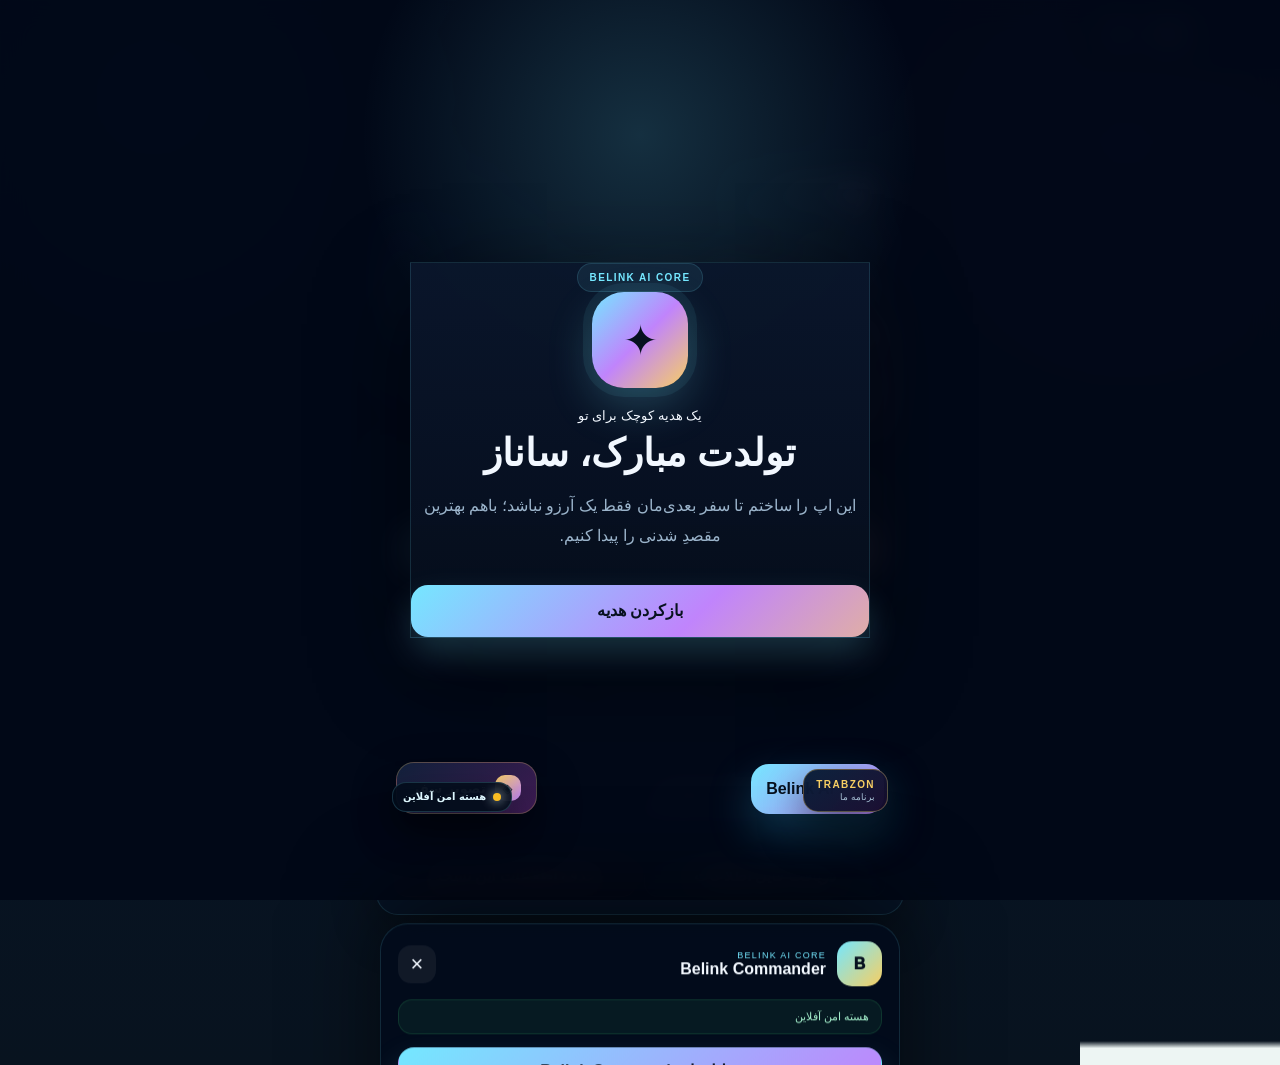
<file: index.html>
<!doctype html>
<html lang="fa" dir="rtl">
<head>
<meta charset="utf-8"><meta name="viewport" content="width=device-width,initial-scale=1,viewport-fit=cover">
<meta name="theme-color" content="#020817"><meta name="apple-mobile-web-app-capable" content="yes"><meta name="apple-mobile-web-app-status-bar-style" content="black-translucent">
<meta name="description" content="SafarMa — personal AI travel planning for Amir and Sanaz, powered by Belink AI.">
<meta name="robots" content="noindex,nofollow,noarchive">
<meta name="referrer" content="no-referrer">
<meta http-equiv="Permissions-Policy" content="camera=(), microphone=(), geolocation=()">
<meta http-equiv="Content-Security-Policy" content="default-src 'self'; script-src 'self' blob:; style-src 'self' 'unsafe-inline'; img-src 'self' data: https:; connect-src 'self' https:; frame-src https://www.youtube.com https://www.youtube-nocookie.com; object-src 'none'; base-uri 'self'; form-action 'self'; upgrade-insecure-requests">
<link rel="manifest" href="./manifest.webmanifest?v=16"><link rel="icon" href="./icon.svg"><link rel="apple-touch-icon" href="./icon.svg">
<title>SafarMa | سفرِ ما — Powered by Belink AI</title>
<link rel="stylesheet" href="./styles.css?v=16">
<link rel="stylesheet" href="./online-v2.css?v=16">
<link rel="stylesheet" href="./belink-ai.css?v=16">
<link rel="stylesheet" href="./safarma-final-v8.css?v=16">
<link rel="stylesheet" href="./belink-imagine.css?v=17">
</head>
<body>
<div id="gift" class="gift"><div class="giftbox"><div class="orb">✦</div><small id="giftTag">یک هدیه کوچک برای تو</small><h1 id="giftTitle">تولدت مبارک، ساناز</h1><p id="giftText">این اپ را ساختم تا سفر بعدی‌مان فقط یک آرزو نباشد؛ باهم بهترین مقصدِ شدنی را پیدا کنیم.</p><button id="openGift" class="primary full">بازکردن هدیه</button></div></div>
<header class="top"><button id="back" class="icon">‹</button><button id="home" class="brand">سفرِ ما</button><button id="lang" class="lang">EN</button><button id="reset" class="icon">↻</button></header>
<main class="app" id="app"></main><nav class="bottom" id="bottom"></nav>
<script src="./belink-runtime.js?v=16"></script>
<script src="./belink-client-runtime.js?v=16"></script>
<script src="./loader.js?v=16"></script>
<script defer src="./safarma-specialists-v8.js?v=16"></script>
<script defer src="./belink-connected-v2.js?v=9"></script>
<script defer src="./privacy-controls.js?v=4"></script>
<script defer src="./trabzon-preset.js?v=3"></script>
<script defer src="./belink-imagine.js?v=17"></script>
</body></html>
</file>
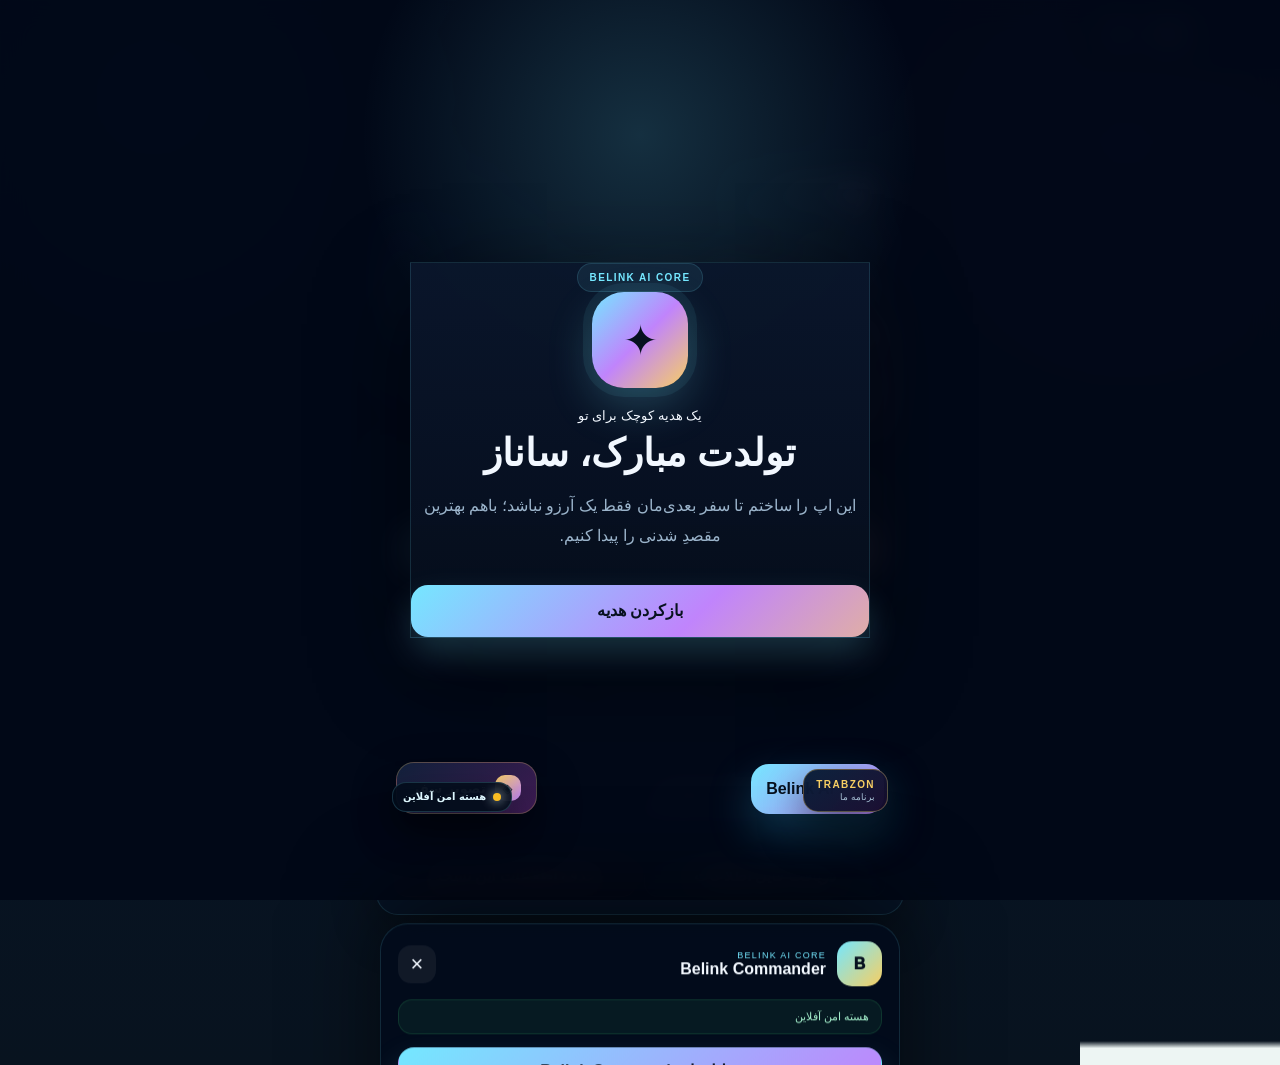
<file: app.html>
<!doctype html>
<html lang="fa" dir="rtl">
<head>
<meta charset="utf-8"><meta name="viewport" content="width=device-width,initial-scale=1,viewport-fit=cover">
<meta name="theme-color" content="#020817"><meta name="apple-mobile-web-app-capable" content="yes"><meta name="apple-mobile-web-app-status-bar-style" content="black-translucent">
<meta name="description" content="SafarMa — سفرِ ما، برنامه‌ریز هوشمند سفر powered by Belink AI">
<meta name="robots" content="noindex,nofollow,noarchive">
<meta name="referrer" content="no-referrer">
<meta http-equiv="Permissions-Policy" content="camera=(), microphone=(), geolocation=()">
<meta http-equiv="Content-Security-Policy" content="default-src 'self'; script-src 'self' blob:; style-src 'self' 'unsafe-inline'; img-src 'self' data: https:; connect-src 'self' https:; frame-src https://www.youtube.com https://www.youtube-nocookie.com; object-src 'none'; base-uri 'self'; form-action 'self'; upgrade-insecure-requests">
<link rel="manifest" href="./manifest.webmanifest?v=16"><link rel="icon" href="./icon.svg"><link rel="apple-touch-icon" href="./icon.svg">
<title>SafarMa | سفرِ ما — Powered by Belink AI</title>
<link rel="stylesheet" href="./styles.css?v=16">
<link rel="stylesheet" href="./online-v2.css?v=16">
<link rel="stylesheet" href="./belink-ai.css?v=16">
<link rel="stylesheet" href="./safarma-final-v8.css?v=16">
<link rel="stylesheet" href="./belink-imagine.css?v=17">
</head>
<body>
<div id="gift" class="gift"><div class="giftbox"><div class="orb">✦</div><small id="giftTag">یک هدیه کوچک برای تو</small><h1 id="giftTitle">تولدت مبارک، ساناز</h1><p id="giftText">این اپ را ساختم تا سفر بعدی‌مان فقط یک آرزو نباشد؛ باهم بهترین مقصدِ شدنی را پیدا کنیم.</p><button id="openGift" class="primary full">بازکردن هدیه</button></div></div>
<header class="top"><button id="back" class="icon">‹</button><button id="home" class="brand">سفرِ ما</button><button id="lang" class="lang">EN</button><button id="reset" class="icon">↻</button></header>
<main class="app" id="app"></main><nav class="bottom" id="bottom"></nav>
<script src="./belink-runtime.js?v=16"></script>
<script src="./belink-client-runtime.js?v=16"></script>
<script src="./loader.js?v=16"></script>
<script defer src="./safarma-specialists-v8.js?v=16"></script>
<script defer src="./belink-connected-v2.js?v=9"></script>
<script defer src="./privacy-controls.js?v=4"></script>
<script defer src="./trabzon-preset.js?v=3"></script>
<script defer src="./belink-imagine.js?v=17"></script>
</body></html>
</file>
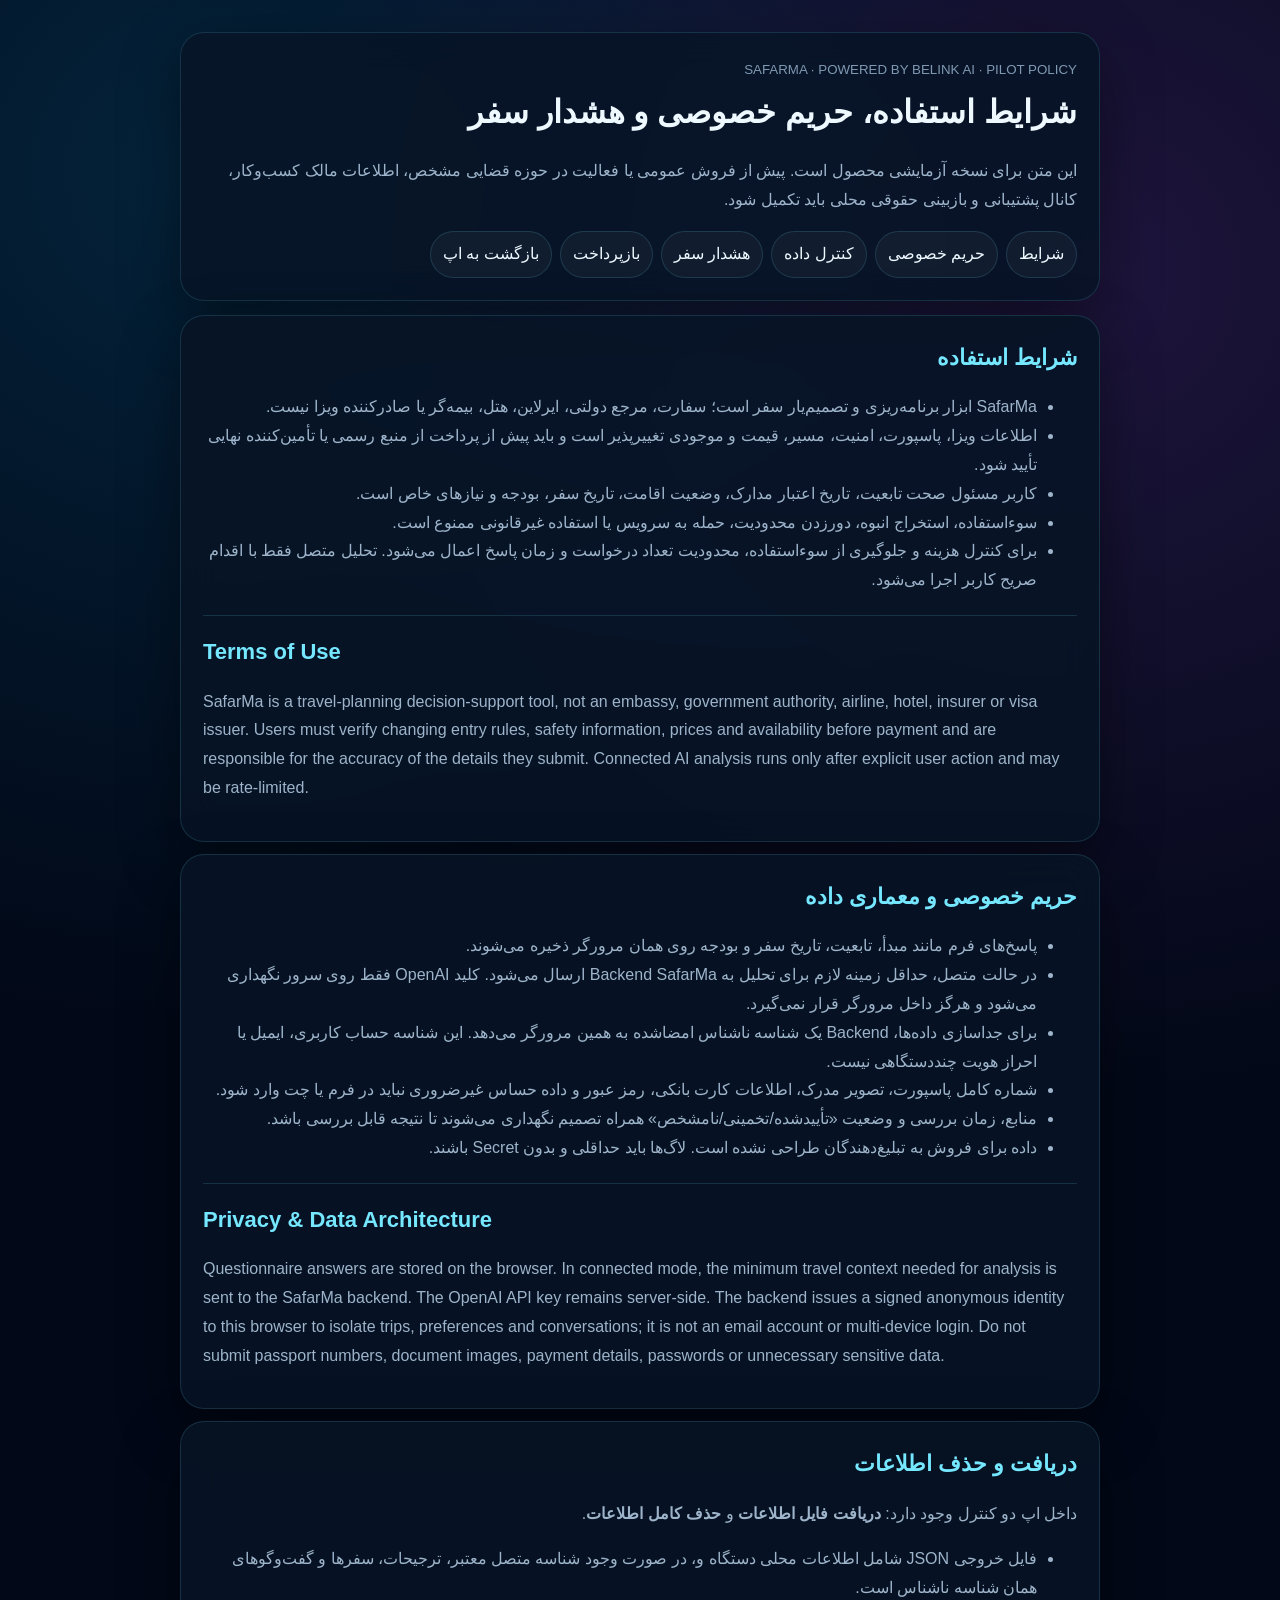
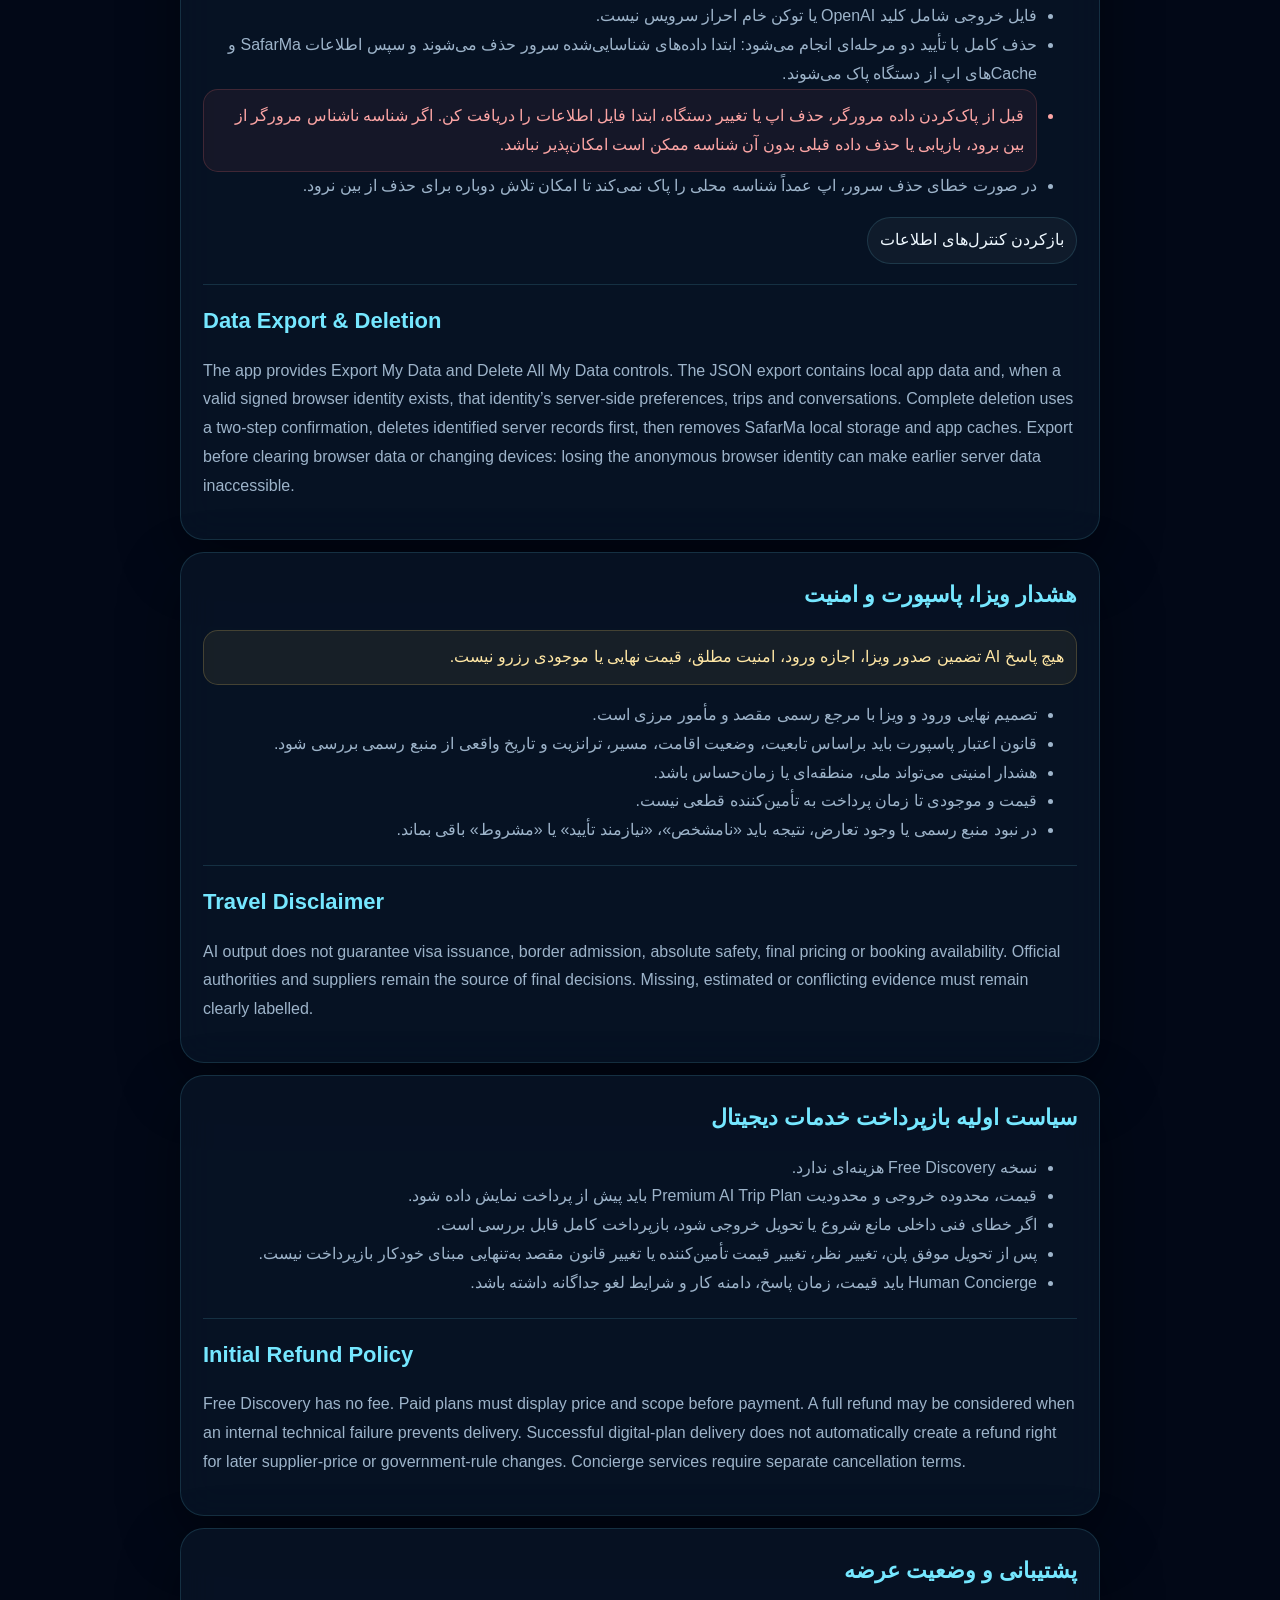
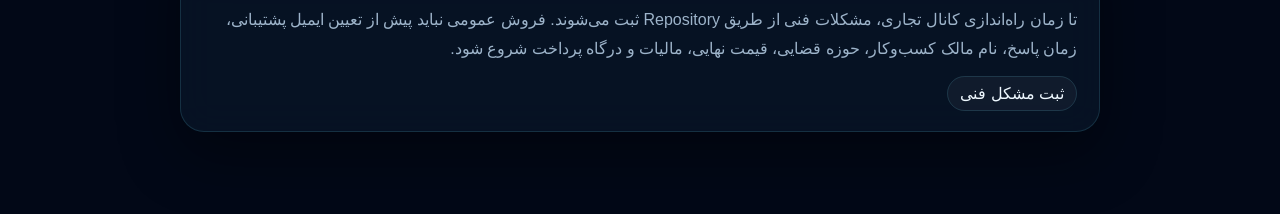
<file: legal.html>
<!doctype html>
<html lang="fa" dir="rtl">
<head>
  <meta charset="utf-8">
  <meta name="viewport" content="width=device-width,initial-scale=1">
  <meta name="theme-color" content="#020817">
  <meta name="referrer" content="no-referrer">
  <title>SafarMa — Terms, Privacy & Travel Disclaimer</title>
  <style>
    :root{color-scheme:dark;--bg:#020817;--panel:#081426;--line:#75e7ff24;--text:#eef8ff;--muted:#9db4ca;--cyan:#75e7ff;--gold:#f8cf63;--red:#fca5a5}*{box-sizing:border-box}body{margin:0;background:radial-gradient(circle at 15% 5%,#0ea5e92b,transparent 25%),radial-gradient(circle at 85% 8%,#a855f72b,transparent 25%),var(--bg);color:var(--text);font-family:-apple-system,BlinkMacSystemFont,"Segoe UI",Tahoma,sans-serif;line-height:1.8}.wrap{width:min(920px,calc(100% - 28px));margin:auto;padding:32px 0 70px}header,.card{background:#081426dc;border:1px solid var(--line);border-radius:24px;padding:22px;box-shadow:0 22px 60px #0006;backdrop-filter:blur(18px)}header{margin-bottom:14px}h1,h2{margin:0 0 10px}h2{font-size:22px;color:var(--cyan)}p,li{color:var(--muted)}nav,.actions{display:flex;flex-wrap:wrap;gap:8px;margin-top:14px}nav a,.button{color:var(--text);text-decoration:none;border:1px solid var(--line);background:#ffffff0a;border-radius:999px;padding:8px 12px}.card{margin:12px 0}.en{direction:ltr;text-align:left;border-top:1px solid var(--line);margin-top:20px;padding-top:16px}.notice{color:#ffe7a5;background:#f8cf6312;border:1px solid #f8cf6333;border-radius:15px;padding:12px}.danger{color:var(--red);background:#f8717110;border:1px solid #f8717130;border-radius:15px;padding:12px}small{color:#7f99b2}code{color:#bcefff;background:#ffffff0b;padding:2px 6px;border-radius:7px}@media(max-width:560px){header,.card{padding:18px}}
  </style>
</head>
<body>
<main class="wrap">
  <header>
    <small>SAFARMA · POWERED BY BELINK AI · PILOT POLICY</small>
    <h1>شرایط استفاده، حریم خصوصی و هشدار سفر</h1>
    <p>این متن برای نسخه آزمایشی محصول است. پیش از فروش عمومی یا فعالیت در حوزه قضایی مشخص، اطلاعات مالک کسب‌وکار، کانال پشتیبانی و بازبینی حقوقی محلی باید تکمیل شود.</p>
    <nav><a href="#terms">شرایط</a><a href="#privacy">حریم خصوصی</a><a href="#data">کنترل داده</a><a href="#travel">هشدار سفر</a><a href="#refund">بازپرداخت</a><a href="./?v=13">بازگشت به اپ</a></nav>
  </header>

  <section class="card" id="terms">
    <h2>شرایط استفاده</h2>
    <ul>
      <li>SafarMa ابزار برنامه‌ریزی و تصمیم‌یار سفر است؛ سفارت، مرجع دولتی، ایرلاین، هتل، بیمه‌گر یا صادرکننده ویزا نیست.</li>
      <li>اطلاعات ویزا، پاسپورت، امنیت، مسیر، قیمت و موجودی تغییرپذیر است و باید پیش از پرداخت از منبع رسمی یا تأمین‌کننده نهایی تأیید شود.</li>
      <li>کاربر مسئول صحت تابعیت، تاریخ اعتبار مدارک، وضعیت اقامت، تاریخ سفر، بودجه و نیازهای خاص است.</li>
      <li>سوءاستفاده، استخراج انبوه، دورزدن محدودیت، حمله به سرویس یا استفاده غیرقانونی ممنوع است.</li>
      <li>برای کنترل هزینه و جلوگیری از سوءاستفاده، محدودیت تعداد درخواست و زمان پاسخ اعمال می‌شود. تحلیل متصل فقط با اقدام صریح کاربر اجرا می‌شود.</li>
    </ul>
    <div class="en"><h2>Terms of Use</h2><p>SafarMa is a travel-planning decision-support tool, not an embassy, government authority, airline, hotel, insurer or visa issuer. Users must verify changing entry rules, safety information, prices and availability before payment and are responsible for the accuracy of the details they submit. Connected AI analysis runs only after explicit user action and may be rate-limited.</p></div>
  </section>

  <section class="card" id="privacy">
    <h2>حریم خصوصی و معماری داده</h2>
    <ul>
      <li>پاسخ‌های فرم مانند مبدأ، تابعیت، تاریخ سفر و بودجه روی همان مرورگر ذخیره می‌شوند.</li>
      <li>در حالت متصل، حداقل زمینه لازم برای تحلیل به Backend SafarMa ارسال می‌شود. کلید OpenAI فقط روی سرور نگهداری می‌شود و هرگز داخل مرورگر قرار نمی‌گیرد.</li>
      <li>برای جداسازی داده‌ها، Backend یک شناسه ناشناس امضاشده به همین مرورگر می‌دهد. این شناسه حساب کاربری، ایمیل یا احراز هویت چنددستگاهی نیست.</li>
      <li>شماره کامل پاسپورت، تصویر مدرک، اطلاعات کارت بانکی، رمز عبور و داده حساس غیرضروری نباید در فرم یا چت وارد شود.</li>
      <li>منابع، زمان بررسی و وضعیت «تأییدشده/تخمینی/نامشخص» همراه تصمیم نگهداری می‌شوند تا نتیجه قابل بررسی باشد.</li>
      <li>داده برای فروش به تبلیغ‌دهندگان طراحی نشده است. لاگ‌ها باید حداقلی و بدون Secret باشند.</li>
    </ul>
    <div class="en"><h2>Privacy & Data Architecture</h2><p>Questionnaire answers are stored on the browser. In connected mode, the minimum travel context needed for analysis is sent to the SafarMa backend. The OpenAI API key remains server-side. The backend issues a signed anonymous identity to this browser to isolate trips, preferences and conversations; it is not an email account or multi-device login. Do not submit passport numbers, document images, payment details, passwords or unnecessary sensitive data.</p></div>
  </section>

  <section class="card" id="data">
    <h2>دریافت و حذف اطلاعات</h2>
    <p>داخل اپ دو کنترل وجود دارد: <b>دریافت فایل اطلاعات</b> و <b>حذف کامل اطلاعات</b>.</p>
    <ul>
      <li>فایل خروجی JSON شامل اطلاعات محلی دستگاه و، در صورت وجود شناسه متصل معتبر، ترجیحات، سفرها و گفت‌وگوهای همان شناسه ناشناس است.</li>
      <li>فایل خروجی شامل کلید OpenAI یا توکن خام احراز سرویس نیست.</li>
      <li>حذف کامل با تأیید دو مرحله‌ای انجام می‌شود: ابتدا داده‌های شناسایی‌شده سرور حذف می‌شوند و سپس اطلاعات SafarMa و Cacheهای اپ از دستگاه پاک می‌شوند.</li>
      <li class="danger">قبل از پاک‌کردن داده مرورگر، حذف اپ یا تغییر دستگاه، ابتدا فایل اطلاعات را دریافت کن. اگر شناسه ناشناس مرورگر از بین برود، بازیابی یا حذف داده قبلی بدون آن شناسه ممکن است امکان‌پذیر نباشد.</li>
      <li>در صورت خطای حذف سرور، اپ عمداً شناسه محلی را پاک نمی‌کند تا امکان تلاش دوباره برای حذف از بین نرود.</li>
    </ul>
    <div class="actions"><a class="button" href="./?v=13">بازکردن کنترل‌های اطلاعات</a></div>
    <div class="en"><h2>Data Export & Deletion</h2><p>The app provides Export My Data and Delete All My Data controls. The JSON export contains local app data and, when a valid signed browser identity exists, that identity’s server-side preferences, trips and conversations. Complete deletion uses a two-step confirmation, deletes identified server records first, then removes SafarMa local storage and app caches. Export before clearing browser data or changing devices: losing the anonymous browser identity can make earlier server data inaccessible.</p></div>
  </section>

  <section class="card" id="travel">
    <h2>هشدار ویزا، پاسپورت و امنیت</h2>
    <p class="notice">هیچ پاسخ AI تضمین صدور ویزا، اجازه ورود، امنیت مطلق، قیمت نهایی یا موجودی رزرو نیست.</p>
    <ul>
      <li>تصمیم نهایی ورود و ویزا با مرجع رسمی مقصد و مأمور مرزی است.</li>
      <li>قانون اعتبار پاسپورت باید براساس تابعیت، وضعیت اقامت، مسیر، ترانزیت و تاریخ واقعی از منبع رسمی بررسی شود.</li>
      <li>هشدار امنیتی می‌تواند ملی، منطقه‌ای یا زمان‌حساس باشد.</li>
      <li>قیمت و موجودی تا زمان پرداخت به تأمین‌کننده قطعی نیست.</li>
      <li>در نبود منبع رسمی یا وجود تعارض، نتیجه باید «نامشخص»، «نیازمند تأیید» یا «مشروط» باقی بماند.</li>
    </ul>
    <div class="en"><h2>Travel Disclaimer</h2><p>AI output does not guarantee visa issuance, border admission, absolute safety, final pricing or booking availability. Official authorities and suppliers remain the source of final decisions. Missing, estimated or conflicting evidence must remain clearly labelled.</p></div>
  </section>

  <section class="card" id="refund">
    <h2>سیاست اولیه بازپرداخت خدمات دیجیتال</h2>
    <ul>
      <li>نسخه Free Discovery هزینه‌ای ندارد.</li>
      <li>قیمت، محدوده خروجی و محدودیت Premium AI Trip Plan باید پیش از پرداخت نمایش داده شود.</li>
      <li>اگر خطای فنی داخلی مانع شروع یا تحویل خروجی شود، بازپرداخت کامل قابل بررسی است.</li>
      <li>پس از تحویل موفق پلن، تغییر نظر، تغییر قیمت تأمین‌کننده یا تغییر قانون مقصد به‌تنهایی مبنای خودکار بازپرداخت نیست.</li>
      <li>Human Concierge باید قیمت، زمان پاسخ، دامنه کار و شرایط لغو جداگانه داشته باشد.</li>
    </ul>
    <div class="en"><h2>Initial Refund Policy</h2><p>Free Discovery has no fee. Paid plans must display price and scope before payment. A full refund may be considered when an internal technical failure prevents delivery. Successful digital-plan delivery does not automatically create a refund right for later supplier-price or government-rule changes. Concierge services require separate cancellation terms.</p></div>
  </section>

  <section class="card">
    <h2>پشتیبانی و وضعیت عرضه</h2>
    <p>تا زمان راه‌اندازی کانال تجاری، مشکلات فنی از طریق Repository ثبت می‌شوند. فروش عمومی نباید پیش از تعیین ایمیل پشتیبانی، زمان پاسخ، نام مالک کسب‌وکار، حوزه قضایی، قیمت نهایی، مالیات و درگاه پرداخت شروع شود.</p>
    <a class="button" href="https://github.com/kmswp7ms8t-arch/SafarMa/issues" target="_blank" rel="noopener noreferrer">ثبت مشکل فنی</a>
  </section>
</main>
</body>
</html>
</file>
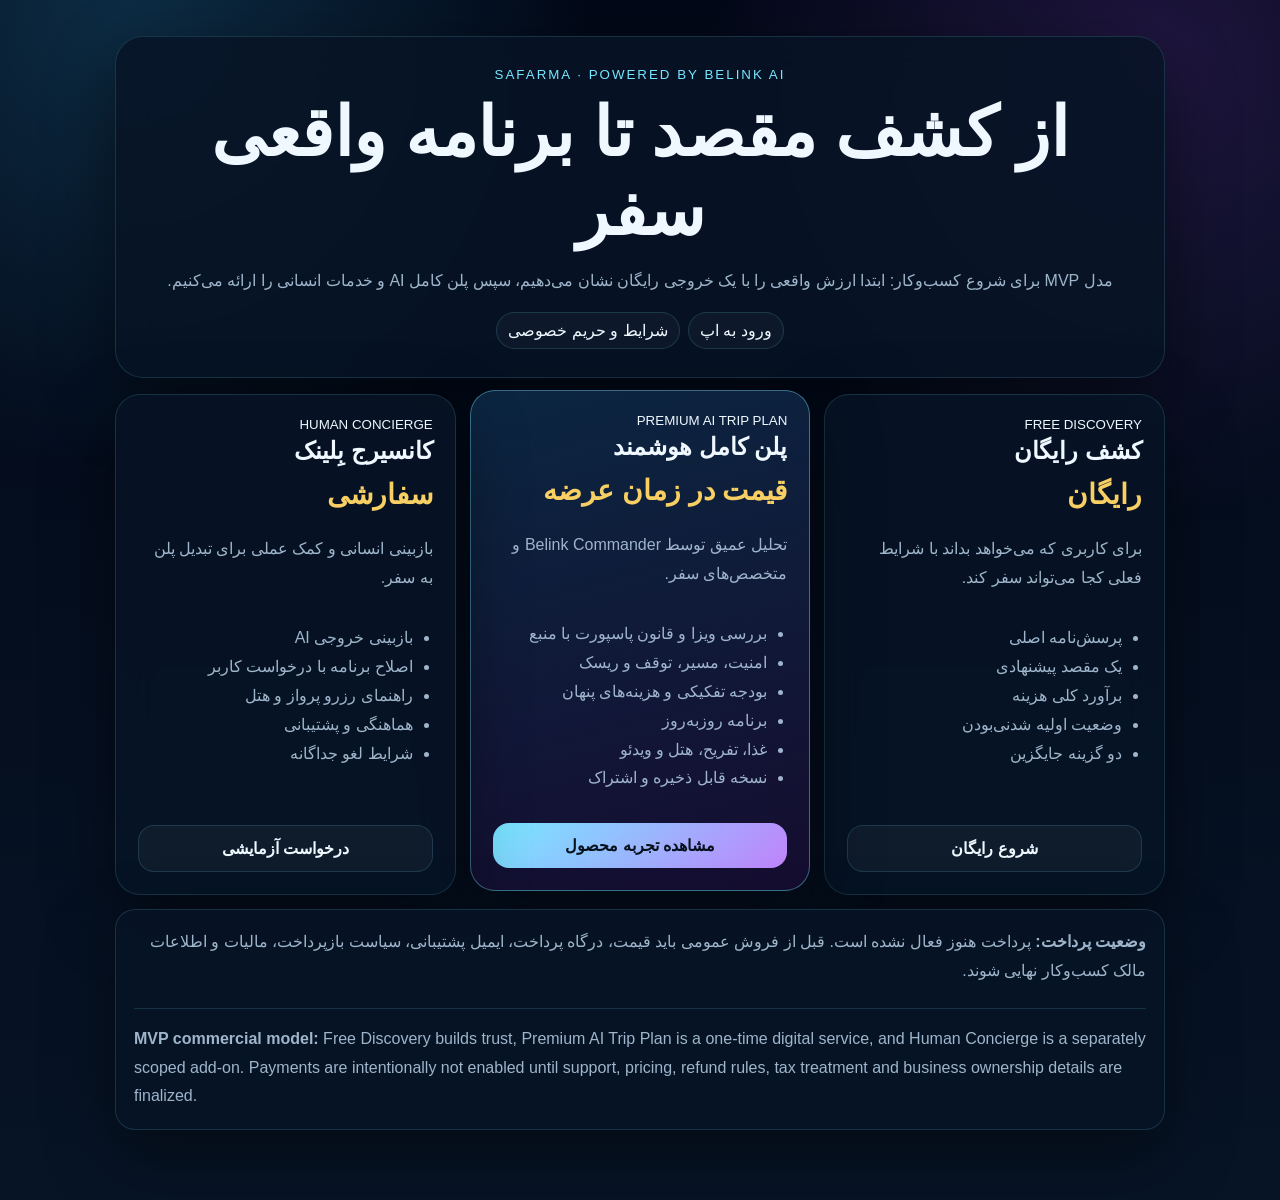
<file: plans.html>
<!doctype html><html lang="fa" dir="rtl"><head><meta charset="utf-8"><meta name="viewport" content="width=device-width,initial-scale=1"><meta name="theme-color" content="#020817"><title>SafarMa Plans — Powered by Belink AI</title><style>:root{color-scheme:dark;--bg:#020817;--panel:#081426;--line:#75e7ff26;--cyan:#75e7ff;--purple:#c084fc;--gold:#f8cf63;--text:#eff8ff;--muted:#9eb5cb}*{box-sizing:border-box}body{margin:0;background:radial-gradient(circle at 10% 0,#38bdf833,transparent 28%),radial-gradient(circle at 90% 5%,#a855f72c,transparent 28%),linear-gradient(180deg,#020817,#071426);color:var(--text);font-family:-apple-system,BlinkMacSystemFont,"Segoe UI",Tahoma,sans-serif}.wrap{width:min(1050px,calc(100% - 28px));margin:auto;padding:36px 0 70px}.hero,.plan,.note{background:#081426dc;border:1px solid var(--line);box-shadow:0 25px 70px #0007;backdrop-filter:blur(20px)}.hero{padding:28px;border-radius:28px;text-align:center}.hero small{letter-spacing:.15em;color:var(--cyan)}.hero h1{font-size:clamp(38px,8vw,68px);margin:10px 0}.hero p,.plan p,.plan li,.note{color:var(--muted);line-height:1.8}.grid{display:grid;grid-template-columns:repeat(3,1fr);gap:14px;margin-top:16px}.plan{padding:22px;border-radius:25px;display:flex;flex-direction:column;min-height:430px}.plan.featured{border-color:#75e7ff6b;background:linear-gradient(165deg,#0c2945e8,#170d32e8);transform:translateY(-4px)}.plan h2{margin:5px 0}.price{font-size:28px;font-weight:900;color:var(--gold);margin:8px 0}.plan ul{padding-inline-start:20px;flex:1}.button{display:block;text-align:center;text-decoration:none;padding:13px;border-radius:16px;font-weight:900;color:#06111e;background:linear-gradient(135deg,var(--cyan),var(--purple));margin-top:14px}.secondary{background:#ffffff0a;color:var(--text);border:1px solid var(--line)}.note{margin-top:14px;padding:18px;border-radius:20px}.en{direction:ltr;text-align:left;border-top:1px solid var(--line);margin-top:22px;padding-top:16px}.links{display:flex;gap:8px;justify-content:center;flex-wrap:wrap;margin-top:15px}.links a{color:var(--text);text-decoration:none;padding:8px 11px;border:1px solid var(--line);border-radius:999px;background:#ffffff08}@media(max-width:820px){.grid{grid-template-columns:1fr}.plan.featured{transform:none}}</style></head><body><main class="wrap"><section class="hero"><small>SAFARMA · POWERED BY BELINK AI</small><h1>از کشف مقصد تا برنامه واقعی سفر</h1><p>مدل MVP برای شروع کسب‌وکار: ابتدا ارزش واقعی را با یک خروجی رایگان نشان می‌دهیم، سپس پلن کامل AI و خدمات انسانی را ارائه می‌کنیم.</p><div class="links"><a href="./app.html">ورود به اپ</a><a href="./legal.html">شرایط و حریم خصوصی</a></div></section><section class="grid"><article class="plan"><small>FREE DISCOVERY</small><h2>کشف رایگان</h2><div class="price">رایگان</div><p>برای کاربری که می‌خواهد بداند با شرایط فعلی کجا می‌تواند سفر کند.</p><ul><li>پرسش‌نامه اصلی</li><li>یک مقصد پیشنهادی</li><li>برآورد کلی هزینه</li><li>وضعیت اولیه شدنی‌بودن</li><li>دو گزینه جایگزین</li></ul><a class="button secondary" href="./app.html">شروع رایگان</a></article><article class="plan featured"><small>PREMIUM AI TRIP PLAN</small><h2>پلن کامل هوشمند</h2><div class="price">قیمت در زمان عرضه</div><p>تحلیل عمیق توسط Belink Commander و متخصص‌های سفر.</p><ul><li>بررسی ویزا و قانون پاسپورت با منبع</li><li>امنیت، مسیر، توقف و ریسک</li><li>بودجه تفکیکی و هزینه‌های پنهان</li><li>برنامه روزبه‌روز</li><li>غذا، تفریح، هتل و ویدئو</li><li>نسخه قابل ذخیره و اشتراک</li></ul><a class="button" href="./app.html">مشاهده تجربه محصول</a></article><article class="plan"><small>HUMAN CONCIERGE</small><h2>کانسیرج بِلینک</h2><div class="price">سفارشی</div><p>بازبینی انسانی و کمک عملی برای تبدیل پلن به سفر.</p><ul><li>بازبینی خروجی AI</li><li>اصلاح برنامه با درخواست کاربر</li><li>راهنمای رزرو پرواز و هتل</li><li>هماهنگی و پشتیبانی</li><li>شرایط لغو جداگانه</li></ul><a class="button secondary" href="https://github.com/kmswp7ms8t-arch/SafarMa/issues" target="_blank" rel="noopener">درخواست آزمایشی</a></article></section><section class="note"><b>وضعیت پرداخت:</b> پرداخت هنوز فعال نشده است. قبل از فروش عمومی باید قیمت، درگاه پرداخت، ایمیل پشتیبانی، سیاست بازپرداخت، مالیات و اطلاعات مالک کسب‌وکار نهایی شوند.<div class="en"><b>MVP commercial model:</b> Free Discovery builds trust, Premium AI Trip Plan is a one-time digital service, and Human Concierge is a separately scoped add-on. Payments are intentionally not enabled until support, pricing, refund rules, tax treatment and business ownership details are finalized.</div></section></main></body></html>
</file>
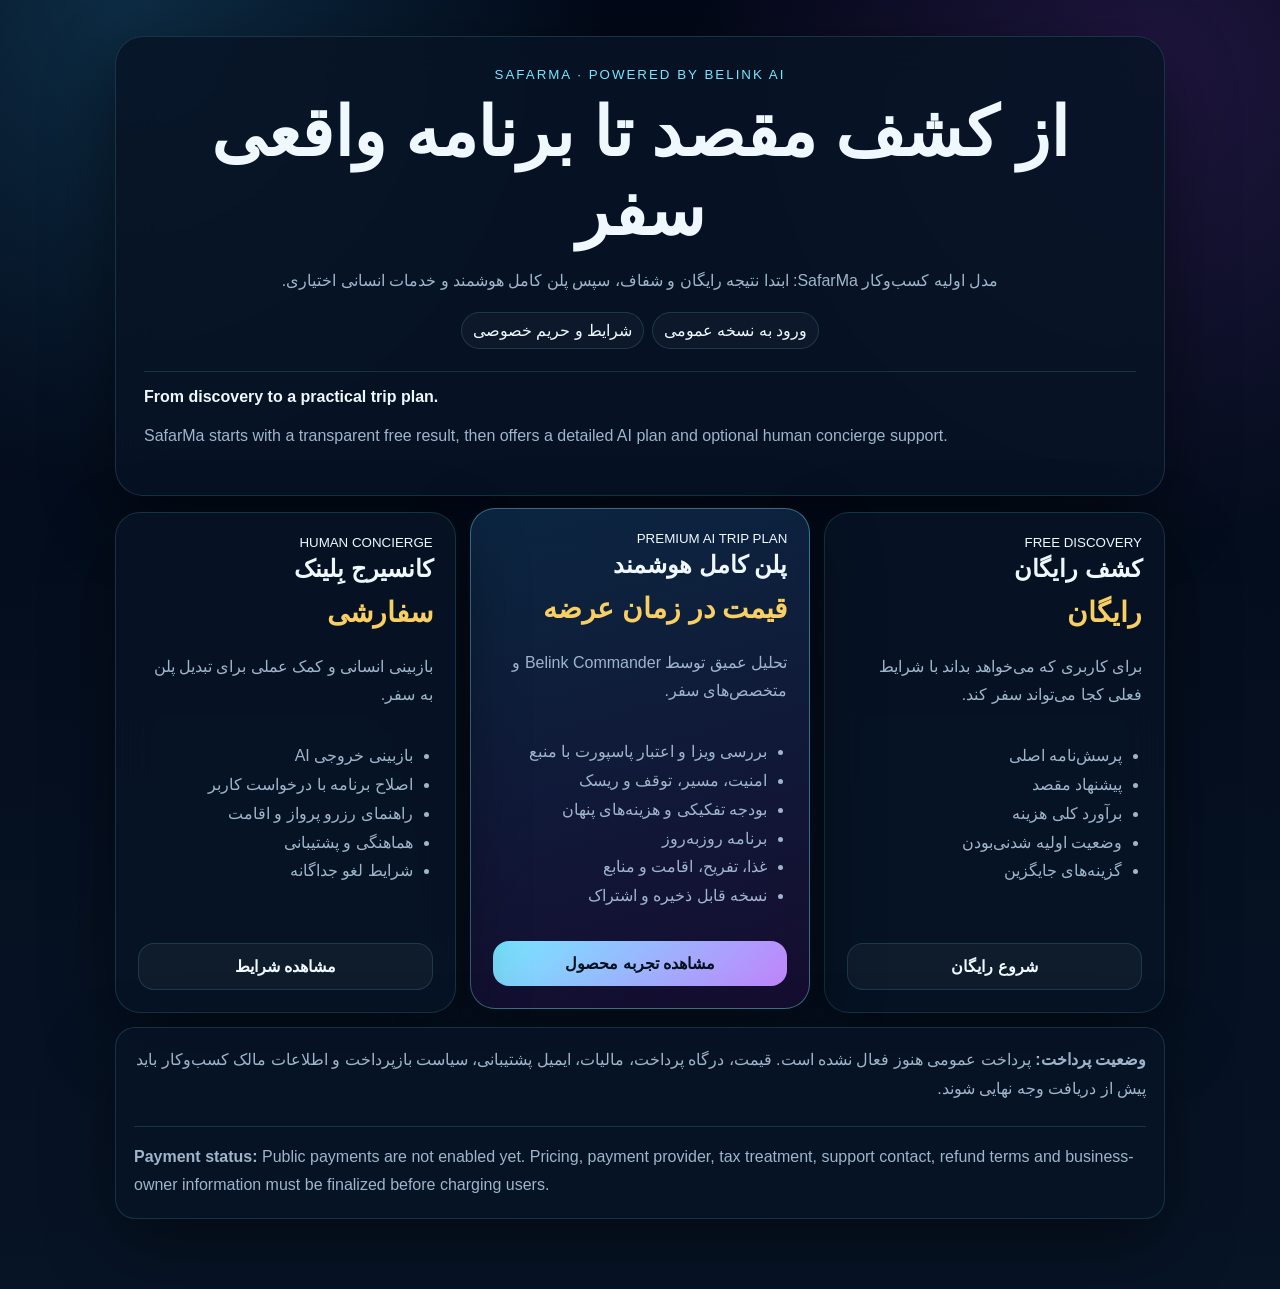
<file: pricing.html>
<!doctype html>
<html lang="fa" dir="rtl">
<head>
<meta charset="utf-8"><meta name="viewport" content="width=device-width,initial-scale=1">
<meta name="theme-color" content="#020817"><meta name="description" content="SafarMa pilot plans: free destination discovery, premium AI trip planning and optional human concierge support."><meta name="robots" content="index,follow"><meta name="referrer" content="no-referrer">
<meta property="og:type" content="website"><meta property="og:title" content="SafarMa Plans — Powered by Belink AI"><meta property="og:description" content="From free destination discovery to a detailed AI trip plan and optional concierge support."><meta property="og:url" content="https://kmswp7ms8t-arch.github.io/SafarMa/pricing.html">
<meta http-equiv="Content-Security-Policy" content="default-src 'self'; style-src 'self' 'unsafe-inline'; img-src 'self' data:; object-src 'none'; base-uri 'self'; form-action 'self'">
<link rel="canonical" href="https://kmswp7ms8t-arch.github.io/SafarMa/pricing.html"><link rel="icon" href="./icon.svg">
<title>SafarMa Plans — Powered by Belink AI</title>
<style>
:root{color-scheme:dark;--bg:#020817;--panel:#081426;--line:#75e7ff26;--cyan:#75e7ff;--purple:#c084fc;--gold:#f8cf63;--text:#eff8ff;--muted:#9eb5cb}*{box-sizing:border-box}body{margin:0;background:radial-gradient(circle at 10% 0,#38bdf833,transparent 28%),radial-gradient(circle at 90% 5%,#a855f72c,transparent 28%),linear-gradient(180deg,#020817,#071426);color:var(--text);font-family:-apple-system,BlinkMacSystemFont,"Segoe UI",Tahoma,sans-serif}.wrap{width:min(1050px,calc(100% - 28px));margin:auto;padding:36px 0 70px}.hero,.plan,.note{background:#081426dc;border:1px solid var(--line);box-shadow:0 25px 70px #0007;backdrop-filter:blur(20px)}.hero{padding:28px;border-radius:28px;text-align:center}.hero small{letter-spacing:.15em;color:var(--cyan)}.hero h1{font-size:clamp(38px,8vw,68px);margin:10px 0}.hero p,.plan p,.plan li,.note{color:var(--muted);line-height:1.8}.grid{display:grid;grid-template-columns:repeat(3,1fr);gap:14px;margin-top:16px}.plan{padding:22px;border-radius:25px;display:flex;flex-direction:column;min-height:430px}.plan.featured{border-color:#75e7ff6b;background:linear-gradient(165deg,#0c2945e8,#170d32e8);transform:translateY(-4px)}.plan h2{margin:5px 0}.price{font-size:28px;font-weight:900;color:var(--gold);margin:8px 0}.plan ul{padding-inline-start:20px;flex:1}.button{display:block;text-align:center;text-decoration:none;padding:13px;border-radius:16px;font-weight:900;color:#06111e;background:linear-gradient(135deg,var(--cyan),var(--purple));margin-top:14px}.secondary{background:#ffffff0a;color:var(--text);border:1px solid var(--line)}.note{margin-top:14px;padding:18px;border-radius:20px}.en{direction:ltr;text-align:left;border-top:1px solid var(--line);margin-top:22px;padding-top:16px}.links{display:flex;gap:8px;justify-content:center;flex-wrap:wrap;margin-top:15px}.links a{color:var(--text);text-decoration:none;padding:8px 11px;border:1px solid var(--line);border-radius:999px;background:#ffffff08}@media(max-width:820px){.grid{grid-template-columns:1fr}.plan.featured{transform:none}}
</style>
</head>
<body><main class="wrap">
<section class="hero"><small>SAFARMA · POWERED BY BELINK AI</small><h1>از کشف مقصد تا برنامه واقعی سفر</h1><p>مدل اولیه کسب‌وکار SafarMa: ابتدا نتیجه رایگان و شفاف، سپس پلن کامل هوشمند و خدمات انسانی اختیاری.</p><div class="links"><a href="./public.html?v=16">ورود به نسخه عمومی</a><a href="./legal.html">شرایط و حریم خصوصی</a></div><div class="en"><b>From discovery to a practical trip plan.</b><p>SafarMa starts with a transparent free result, then offers a detailed AI plan and optional human concierge support.</p></div></section>
<section class="grid">
<article class="plan"><small>FREE DISCOVERY</small><h2>کشف رایگان</h2><div class="price">رایگان</div><p>برای کاربری که می‌خواهد بداند با شرایط فعلی کجا می‌تواند سفر کند.</p><ul><li>پرسش‌نامه اصلی</li><li>پیشنهاد مقصد</li><li>برآورد کلی هزینه</li><li>وضعیت اولیه شدنی‌بودن</li><li>گزینه‌های جایگزین</li></ul><a class="button secondary" href="./public.html?v=16">شروع رایگان</a></article>
<article class="plan featured"><small>PREMIUM AI TRIP PLAN</small><h2>پلن کامل هوشمند</h2><div class="price">قیمت در زمان عرضه</div><p>تحلیل عمیق توسط Belink Commander و متخصص‌های سفر.</p><ul><li>بررسی ویزا و اعتبار پاسپورت با منبع</li><li>امنیت، مسیر، توقف و ریسک</li><li>بودجه تفکیکی و هزینه‌های پنهان</li><li>برنامه روزبه‌روز</li><li>غذا، تفریح، اقامت و منابع</li><li>نسخه قابل ذخیره و اشتراک</li></ul><a class="button" href="./public.html?v=16">مشاهده تجربه محصول</a></article>
<article class="plan"><small>HUMAN CONCIERGE</small><h2>کانسیرج بِلینک</h2><div class="price">سفارشی</div><p>بازبینی انسانی و کمک عملی برای تبدیل پلن به سفر.</p><ul><li>بازبینی خروجی AI</li><li>اصلاح برنامه با درخواست کاربر</li><li>راهنمای رزرو پرواز و اقامت</li><li>هماهنگی و پشتیبانی</li><li>شرایط لغو جداگانه</li></ul><a class="button secondary" href="./legal.html">مشاهده شرایط</a></article>
</section>
<section class="note"><b>وضعیت پرداخت:</b> پرداخت عمومی هنوز فعال نشده است. قیمت، درگاه پرداخت، مالیات، ایمیل پشتیبانی، سیاست بازپرداخت و اطلاعات مالک کسب‌وکار باید پیش از دریافت وجه نهایی شوند.<div class="en"><b>Payment status:</b> Public payments are not enabled yet. Pricing, payment provider, tax treatment, support contact, refund terms and business-owner information must be finalized before charging users.</div></section>
</main></body></html>
</file>
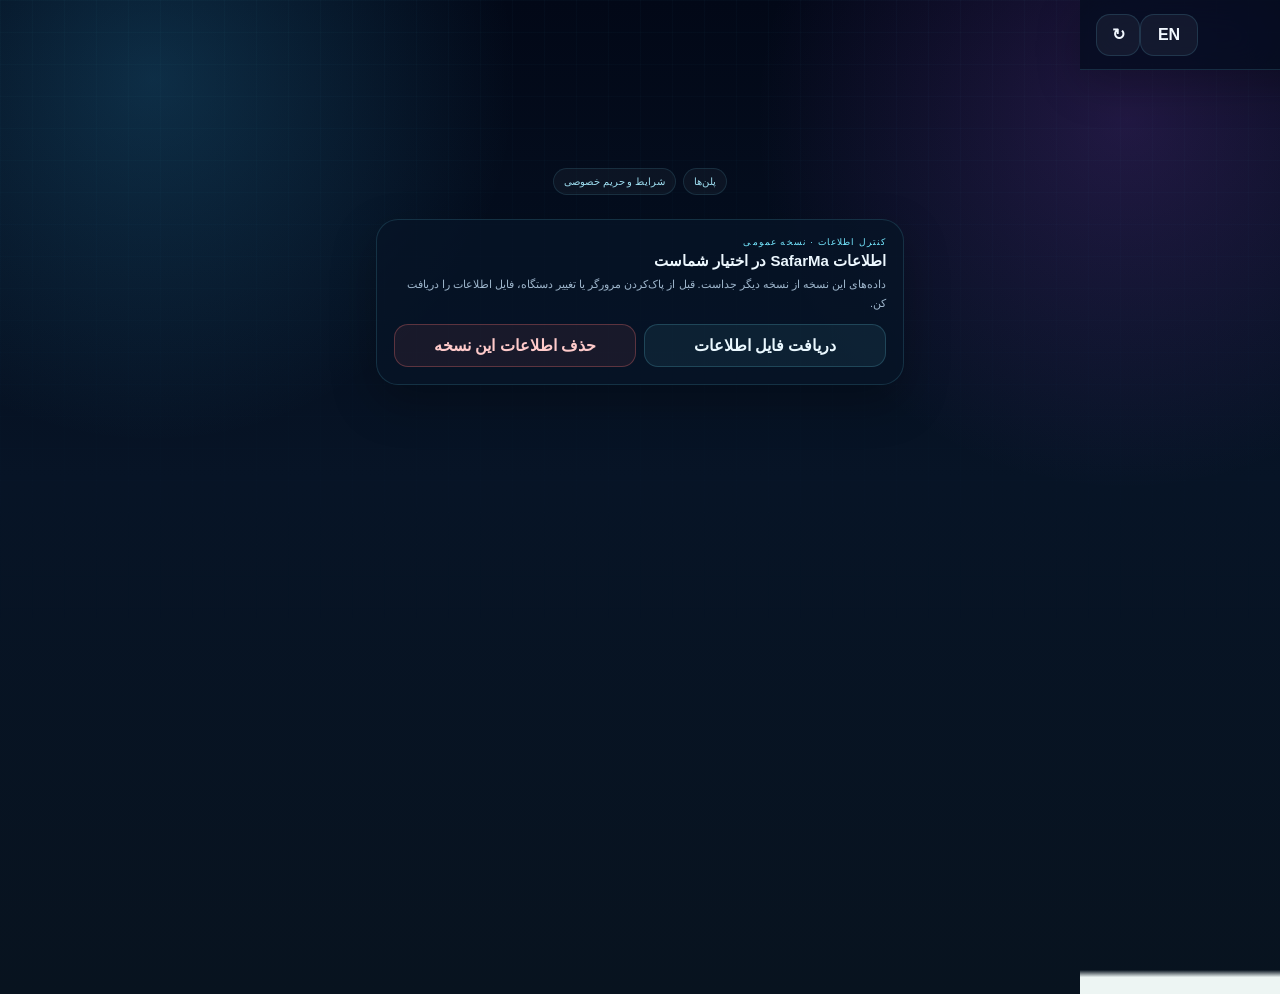
<file: public.html>
<!doctype html>
<html lang="fa" dir="rtl">
<head>
<meta charset="utf-8"><meta name="viewport" content="width=device-width,initial-scale=1,viewport-fit=cover">
<meta name="theme-color" content="#020817"><meta name="apple-mobile-web-app-capable" content="yes"><meta name="apple-mobile-web-app-status-bar-style" content="black-translucent">
<meta name="description" content="SafarMa is a bilingual travel-planning experience powered by Belink AI, helping travellers compare destinations, documents, time, budget and preferences.">
<meta name="robots" content="index,follow,max-image-preview:large">
<meta name="referrer" content="no-referrer">
<meta property="og:type" content="website"><meta property="og:site_name" content="SafarMa"><meta property="og:title" content="SafarMa | سفرِ ما — AI Travel Planning"><meta property="og:description" content="Plan a practical trip around your documents, dates, budget and travel style."><meta property="og:url" content="https://kmswp7ms8t-arch.github.io/SafarMa/public.html">
<meta name="twitter:card" content="summary"><meta name="twitter:title" content="SafarMa | سفرِ ما"><meta name="twitter:description" content="Bilingual AI-assisted travel planning powered by Belink AI.">
<meta http-equiv="Permissions-Policy" content="camera=(), microphone=(), geolocation=()">
<meta http-equiv="Content-Security-Policy" content="default-src 'self'; script-src 'self' blob:; style-src 'self' 'unsafe-inline'; img-src 'self' data: https:; connect-src 'self' https:; frame-src https://www.youtube.com https://www.youtube-nocookie.com; object-src 'none'; base-uri 'self'; form-action 'self'; upgrade-insecure-requests">
<link rel="canonical" href="https://kmswp7ms8t-arch.github.io/SafarMa/public.html">
<link rel="manifest" href="./manifest-public.webmanifest?v=16"><link rel="icon" href="./icon.svg"><link rel="apple-touch-icon" href="./icon.svg">
<title>SafarMa | سفرِ ما — AI Travel Planning</title>
<link rel="stylesheet" href="./styles.css?v=16">
<link rel="stylesheet" href="./online-v2.css?v=16">
<link rel="stylesheet" href="./belink-ai.css?v=16">
<link rel="stylesheet" href="./safarma-final-v8.css?v=16">
<style>.gift{display:none!important}</style>
</head>
<body class="safarma-public-edition">
<div id="gift" class="gift hide"><div class="giftbox"><div class="orb">✦</div><small>SafarMa</small><h1>Smart travel planning</h1><p>Find a destination that fits your documents, time, budget and preferences.</p><button id="openGift" class="primary full">Start</button></div></div>
<header class="top"><button id="back" class="icon">‹</button><button id="home" class="brand">سفرِ ما</button><button id="lang" class="lang">EN</button><button id="reset" class="icon">↻</button></header>
<main class="app" id="app"></main><nav class="bottom" id="bottom"></nav>
<script src="./public-mode.js?v=2"></script>
<script src="./belink-runtime.js?v=16"></script>
<script src="./belink-client-runtime.js?v=16"></script>
<script src="./loader.js?v=16"></script>
<script defer src="./safarma-specialists-v8.js?v=16"></script>
<script defer src="./belink-connected-v2.js?v=9"></script>
<script defer src="./privacy-controls.js?v=4"></script>
<script defer src="./public-launch-guard.js?v=1"></script>
</body></html>
</file>
<file: styles.css>
:root{--navy:#0B2A4A;--teal:#147D86;--gold:#D5A53B;--cream:#FAF7F0;--ink:#132238;--muted:#6c7889;--line:#dce6e8;--ok:#17795e;--warn:#9b6815;--bad:#a53b3b}*{box-sizing:border-box}html{background:#eef5f4}body{margin:0;min-height:100dvh;color:var(--ink);font-family:-apple-system,BlinkMacSystemFont,"Segoe UI",Tahoma,Arial,sans-serif;background:radial-gradient(circle at 10% 0,#dff4ff,transparent 34%),radial-gradient(circle at 95% 9%,#ddf6ed,transparent 29%),linear-gradient(180deg,#fbfaf6,#edf5f3)}button,input,select{font:inherit}.app{max-width:560px;margin:auto;min-height:100dvh;padding:78px 16px 104px}.top{position:fixed;z-index:20;top:0;left:50%;transform:translateX(-50%);width:min(100%,560px);height:70px;padding:calc(8px + env(safe-area-inset-top)) 16px 8px;display:grid;grid-template-columns:44px 1fr 58px 44px;align-items:center;background:#f8fbfae8;backdrop-filter:blur(18px);border-bottom:1px solid #0b2a4a12}.brand{border:0;background:transparent;color:var(--navy);font-weight:950;font-size:19px}.icon,.lang{border:1px solid var(--line);background:white;border-radius:14px;height:42px;color:var(--navy);font-weight:900}.hero,.card{background:#fff;border:1px solid #ffffff;border-radius:28px;padding:22px;margin:0 0 15px;box-shadow:0 12px 38px #0b2a4a14}.hero{color:white;min-height:440px;background:linear-gradient(145deg,#0b2a4a,#116d76 70%,#159083);position:relative;overflow:hidden;display:flex;flex-direction:column;justify-content:center}.hero:after{content:"";position:absolute;width:290px;height:290px;border:1px solid #ffffff25;border-radius:50%;inset-inline-end:-120px;top:-100px;box-shadow:0 0 0 42px #ffffff0c,0 0 0 84px #ffffff08}.hero>*{position:relative;z-index:1}.eyebrow{color:#b8ece7;font-size:13px;font-weight:900}.hero h1{font-size:38px;line-height:1.2;margin:10px 0}.hero p{line-height:1.8;color:#e7f1f3}.route{display:flex;align-items:center;gap:10px;margin:28px 0;font-weight:900}.route i{flex:1;border-top:2px dashed var(--gold)}.primary,.secondary{border:0;border-radius:17px;min-height:52px;padding:13px 18px;font-weight:950;cursor:pointer}.primary{background:linear-gradient(135deg,var(--gold),#f0c65a);color:#183047}.secondary{background:#e7f4f2;color:var(--navy)}.full{width:100%}.progress{height:7px;background:#deeaeb;border-radius:99px;overflow:hidden;margin:12px 0 18px}.progress span{display:block;height:100%;background:linear-gradient(90deg,var(--teal),var(--gold));transition:.25s}.meta{display:flex;justify-content:space-between;color:var(--teal);font-size:12px;font-weight:900}.card h2{margin:5px 0 8px;font-size:24px}.help,.note{color:var(--muted);line-height:1.65}.field{display:block;font-size:13px;font-weight:900;margin:14px 0 7px}.input{width:100%;border:1px solid var(--line);border-radius:15px;padding:13px;background:#fff;color:var(--ink)}.grid{display:grid;grid-template-columns:1fr 1fr;gap:10px}.choice{border:1.5px solid var(--line);background:#fff;border-radius:17px;padding:13px;min-height:66px;color:var(--ink);font-weight:850}.choice.sel{border-color:var(--teal);background:#e9f7f5;color:#075d64;box-shadow:inset 0 0 0 1px var(--teal)}.range{text-align:center;font-size:25px;font-weight:950;color:var(--navy);margin:6px}input[type=range]{width:100%;accent-color:var(--teal)}.bottom{position:fixed;z-index:20;bottom:0;left:50%;transform:translateX(-50%);width:min(100%,560px);padding:12px 16px calc(12px + env(safe-area-inset-bottom));display:flex;gap:10px;background:linear-gradient(180deg,#edf5f300,#edf5f3 30%)}.bottom .primary{flex:1}.hide{display:none!important}.gift{position:fixed;z-index:50;inset:0;background:radial-gradient(circle at 20% 0,#214b73,#07192d 58%,#04101c);color:white;display:grid;place-items:center;padding:24px}.giftbox{width:min(100%,460px);text-align:center}.gift .orb{width:96px;height:96px;border-radius:32px;margin:0 auto 18px;background:linear-gradient(145deg,var(--gold),#fff0a2);display:grid;place-items:center;color:var(--navy);font-size:42px;box-shadow:0 20px 70px #d5a53b50}.gift h1{font-size:38px;margin:7px 0}.gift p{color:#dce9f1;line-height:1.85}.gift .primary{margin-top:18px}.resultHero{background:linear-gradient(140deg,var(--navy),#0f7077);color:#fff}.score{display:inline-block;border:1px solid #ffffff35;background:#ffffff18;padding:7px 11px;border-radius:99px;font-weight:900}.resultHero h1{font-size:40px;margin:12px 0 4px}.chips{display:flex;gap:7px;flex-wrap:wrap;margin-top:14px}.chips span{background:#fff;color:var(--navy);border-radius:99px;padding:7px 10px;font-size:12px;font-weight:900}.verdict{border-inline-start:5px solid var(--teal)}.verdict.ok{border-color:var(--ok)}.verdict.warn{border-color:var(--warn)}.verdict.bad{border-color:var(--bad)}.verdict h2{color:var(--navy)}.money{font-size:34px;font-weight:1000;color:var(--navy)}.rows .row{display:flex;justify-content:space-between;gap:10px;padding:10px 0;border-bottom:1px dashed var(--line)}.rows .row:last-child{border:0}.rows b{color:var(--navy)}.two{display:grid;grid-template-columns:1fr 1fr;gap:10px}.mini{background:#f4f8f8;border-radius:17px;padding:13px}.mini b{display:block;color:var(--navy);margin-bottom:5px}.timeline{border-inline-start:2px solid #b6dad9;margin-inline-start:7px;padding-inline-start:18px}.day{position:relative;margin:15px 0}.day:before{content:"";width:10px;height:10px;border-radius:50%;background:var(--gold);position:absolute;inset-inline-start:-24px;top:5px;box-shadow:0 0 0 3px #fff}.day b{display:block;color:var(--teal)}.online{background:#f8fbfb}.statusline{display:flex;gap:9px;align-items:flex-start;padding:11px 0;border-bottom:1px dashed var(--line)}.statusline:last-child{border:0}.dot{width:10px;height:10px;border-radius:50%;margin-top:6px;background:#9aa6b2}.dot.ok{background:var(--ok)}.dot.warn{background:var(--warn)}.dot.bad{background:var(--bad)}.sources a,.videoLinks a{display:block;text-decoration:none;color:var(--navy);padding:10px 0;border-top:1px dashed var(--line);font-weight:800}.sources small{display:block;color:var(--muted);font-weight:500;margin-top:3px}.video{aspect-ratio:16/9;width:100%;border:0;border-radius:17px;background:#0b2a4a}.loader{display:flex;gap:9px;align-items:center;color:var(--teal);font-weight:900}.spinner{width:20px;height:20px;border-radius:50%;border:3px solid #cbe7e5;border-top-color:var(--teal);animation:spin .8s linear infinite}@keyframes spin{to{transform:rotate(360deg)}}.sharegrid{display:grid;grid-template-columns:1fr 1fr;gap:9px}.tiny{font-size:11px;color:var(--muted);line-height:1.55}.error{color:var(--bad)}@media(max-width:390px){.grid,.two{grid-template-columns:1fr}.hero h1,.gift h1{font-size:32px}.app{padding-inline:12px}.card,.hero{border-radius:23px;padding:18px}}
</file>
<file: online-v2.css>
.travelBlock{margin:12px 0;padding:14px;border-radius:16px;background:#f5faf9;border:1px solid rgba(20,125,134,.14)}.travelBlock b{display:block;color:#0b2a4a;margin-bottom:6px}.travelBlock p{margin:0;color:#566474;line-height:1.65}.statusline small{display:block;margin-top:6px;color:#6b7785;line-height:1.5}.onlineVerdict{margin-top:12px;padding-top:12px;border-top:1px dashed rgba(11,42,74,.18);font-weight:700}.sources a{display:block;padding:10px 0;border-bottom:1px dashed rgba(11,42,74,.14);color:#0b2a4a;text-decoration:none}.sources a:last-child{border-bottom:0}.sources a small{display:block;color:#6b7785;margin-top:4px;line-height:1.45}.videoLinks{display:grid;gap:8px;margin-top:10px}.videoLinks a{padding:10px 12px;border-radius:12px;background:#eef7f6;color:#0b2a4a;text-decoration:none;font-weight:700}.video{width:100%;aspect-ratio:16/9;border:0;border-radius:16px;background:#0b2a4a}
</file>
<file: belink-ai.css>
:root{--bai-bg:#020817;--bai-panel:rgba(8,18,35,.78);--bai-line:rgba(111,231,255,.14);--bai-cyan:#75e7ff;--bai-purple:#c084fc;--bai-gold:#f8cf63;--bai-text:#f2f8ff;--bai-muted:#9bb4cb}html{background:var(--bai-bg)!important}body{color:var(--bai-text)!important;background:radial-gradient(circle at 12% 8%,rgba(56,189,248,.2),transparent 25%),radial-gradient(circle at 88% 12%,rgba(168,85,247,.18),transparent 26%),linear-gradient(180deg,#020817 0%,#071426 48%,#08131f 100%)!important;min-height:100dvh}body:before{content:"";position:fixed;inset:0;pointer-events:none;background-image:linear-gradient(rgba(111,231,255,.025) 1px,transparent 1px),linear-gradient(90deg,rgba(111,231,255,.025) 1px,transparent 1px);background-size:32px 32px;mask-image:linear-gradient(180deg,#000,transparent 75%);z-index:0}.top,.app,.bottom{position:relative;z-index:1}.top{background:rgba(3,12,28,.76)!important;border-bottom:1px solid var(--bai-line)!important;backdrop-filter:blur(22px) saturate(1.4)!important;box-shadow:0 14px 45px rgba(0,0,0,.24)}.brand{color:var(--bai-text)!important}.brand:after{content:"BELINK AI";display:block;font-size:8px;letter-spacing:.18em;color:var(--bai-cyan);margin-top:2px}.icon,.lang{background:rgba(255,255,255,.05)!important;color:var(--bai-text)!important;border:1px solid var(--bai-line)!important}.gift{background:radial-gradient(circle at 50% 15%,rgba(111,231,255,.18),transparent 28%),rgba(2,8,23,.94)!important;backdrop-filter:blur(14px)}.giftbox{background:linear-gradient(180deg,rgba(10,22,43,.96),rgba(5,13,27,.98))!important;border:1px solid var(--bai-line)!important;box-shadow:0 30px 90px rgba(0,0,0,.48)!important;color:var(--bai-text)!important}.giftbox:before{content:"BELINK AI CORE";display:inline-flex;padding:8px 12px;border-radius:999px;background:rgba(111,231,255,.08);border:1px solid var(--bai-line);font-size:10px;letter-spacing:.14em;color:var(--bai-cyan);font-weight:900}.giftbox p,.help,.tiny,.card p{color:var(--bai-muted)!important}.orb{color:#07111f!important;background:linear-gradient(135deg,var(--bai-cyan),var(--bai-purple),var(--bai-gold))!important;box-shadow:0 0 0 9px rgba(117,231,255,.07),0 18px 45px rgba(117,231,255,.22)!important}.primary{color:#07111f!important;background:linear-gradient(135deg,var(--bai-cyan),var(--bai-purple) 62%,var(--bai-gold) 130%)!important;box-shadow:0 16px 34px rgba(117,231,255,.2)!important}.secondary{color:var(--bai-text)!important;background:rgba(117,231,255,.08)!important;border:1px solid var(--bai-line)!important}.hero,.card,.choice,.mini,.statusline,.day,.resultHero,.verdict,.online,.sources a{background:var(--bai-panel)!important;border:1px solid var(--bai-line)!important;box-shadow:0 20px 55px rgba(0,0,0,.28)!important;backdrop-filter:blur(18px) saturate(1.35)}.hero{position:relative;overflow:hidden}.hero:before{content:"AI TRAVEL INTELLIGENCE";display:inline-flex;padding:9px 13px;border-radius:999px;background:rgba(117,231,255,.08);border:1px solid var(--bai-line);color:var(--bai-cyan);font-size:10px;letter-spacing:.14em;font-weight:900}.hero:after{content:"";position:absolute;width:230px;height:230px;right:-80px;bottom:-110px;border-radius:50%;background:radial-gradient(circle,rgba(192,132,252,.25),transparent 68%);pointer-events:none}.hero h1,.card h1,.card h2,.resultHero h1,.verdict h2{color:var(--bai-text)!important}.eyebrow,.meta,.field,.score,.money,.card small{color:var(--bai-cyan)!important}.input{background:rgba(255,255,255,.04)!important;color:var(--bai-text)!important;border:1px solid var(--bai-line)!important}.choice{color:var(--bai-text)!important}.choice.sel{background:linear-gradient(180deg,rgba(117,231,255,.13),rgba(192,132,252,.08))!important;border-color:rgba(117,231,255,.42)!important}.progress{background:rgba(255,255,255,.06)!important}.progress span{background:linear-gradient(90deg,var(--bai-cyan),var(--bai-purple))!important}.resultHero{position:relative;overflow:hidden;background:linear-gradient(135deg,rgba(8,24,46,.96),rgba(16,13,36,.94))!important}.resultHero:after{content:"BELINK COMMANDER RECOMMENDATION";position:absolute;top:16px;left:16px;font-size:8px;letter-spacing:.13em;color:var(--bai-cyan)}.chips span,.statusline,.row,.mini,.day{color:var(--bai-text)!important}.rows .row{border-color:rgba(255,255,255,.07)!important}.verdict.ok{border-color:rgba(74,222,128,.26)!important}.verdict.warn{border-color:rgba(250,204,21,.25)!important}.verdict.bad{border-color:rgba(248,113,113,.25)!important}.sources a{color:var(--bai-text)!important}.sources small{color:var(--bai-muted)!important}.belink-ai-summary{margin:16px 0;padding:18px;border-radius:25px;background:linear-gradient(145deg,rgba(11,29,54,.9),rgba(20,13,40,.86));border:1px solid var(--bai-line);box-shadow:0 24px 60px rgba(0,0,0,.32);color:var(--bai-text);position:relative;overflow:hidden}.belink-ai-summary:after{content:"";position:absolute;width:170px;height:170px;right:-70px;bottom:-80px;background:radial-gradient(circle,rgba(248,207,99,.16),transparent 68%)}.bai-head{display:flex;align-items:flex-start;justify-content:space-between;gap:14px}.bai-head small{font-size:9px;letter-spacing:.14em;color:var(--bai-cyan)}.bai-head h2{margin:5px 0 3px;font-size:24px}.bai-confidence{min-width:72px;padding:12px;border-radius:17px;background:rgba(255,255,255,.05);border:1px solid var(--bai-line);text-align:center}.bai-confidence b{display:block;font-size:20px;color:var(--bai-cyan)}.bai-confidence span{font-size:9px;color:var(--bai-muted)}.bai-chips{display:flex;flex-wrap:wrap;gap:7px;margin:13px 0}.bai-chips span{padding:8px 10px;border-radius:999px;background:rgba(255,255,255,.05);border:1px solid rgba(117,231,255,.1);font-size:10px}.bai-read{padding:14px;border-radius:18px;background:rgba(117,231,255,.055);border:1px solid rgba(117,231,255,.1);color:var(--bai-muted);line-height:1.8}.belink-ai-fab{position:fixed;z-index:70;right:max(16px,calc((100vw - 520px)/2 + 16px));bottom:calc(86px + env(safe-area-inset-bottom));border:0;border-radius:18px;padding:12px 15px;display:flex;align-items:center;gap:9px;color:#07111f;background:linear-gradient(135deg,var(--bai-cyan),var(--bai-purple));box-shadow:0 18px 44px rgba(55,189,248,.27);font-weight:900}.belink-ai-fab span{width:26px;height:26px;border-radius:10px;background:rgba(255,255,255,.34);display:grid;place-items:center}.belink-ai-drawer{position:fixed;z-index:90;left:50%;bottom:0;transform:translate(-50%,105%);width:min(100%,520px);max-height:82dvh;background:rgba(3,12,27,.97);border:1px solid var(--bai-line);border-radius:28px 28px 0 0;padding:17px 17px calc(18px + env(safe-area-inset-bottom));box-shadow:0 -30px 90px rgba(0,0,0,.55);backdrop-filter:blur(24px);transition:transform .28s ease;color:var(--bai-text);overflow:auto}.belink-ai-drawer.open{transform:translate(-50%,0)}.bai-drawer-head{display:flex;align-items:center;gap:11px}.bai-avatar{width:45px;height:45px;border-radius:15px;display:grid;place-items:center;color:#07111f;background:linear-gradient(135deg,var(--bai-cyan),var(--bai-gold));font-weight:1000}.bai-drawer-head div:nth-child(2){flex:1}.bai-drawer-head small{display:block;color:var(--bai-cyan);font-size:9px;letter-spacing:.14em}.bai-drawer-head b{font-size:16px}.bai-close{border:0;width:38px;height:38px;border-radius:13px;background:rgba(255,255,255,.06);color:var(--bai-text);font-size:22px}.bai-status{margin:13px 0;padding:10px 12px;border-radius:14px;background:rgba(74,222,128,.07);border:1px solid rgba(74,222,128,.14);font-size:11px;color:#a7f3d0}.bai-answer{min-height:112px;padding:15px;border-radius:18px;background:rgba(255,255,255,.04);border:1px solid var(--bai-line);line-height:1.8;color:var(--bai-muted)}.bai-answer b{color:var(--bai-text)}.bai-quick{display:grid;grid-template-columns:1fr 1fr;gap:8px;margin:12px 0}.bai-quick button{border:1px solid var(--bai-line);background:rgba(117,231,255,.06);color:var(--bai-text);border-radius:14px;padding:11px 8px;font-weight:700}.bai-input{display:grid;grid-template-columns:1fr 48px;gap:8px}.bai-input input{min-width:0;border:1px solid var(--bai-line);border-radius:15px;background:rgba(255,255,255,.05);color:var(--bai-text);padding:12px}.bai-input button{border:0;border-radius:15px;background:linear-gradient(135deg,var(--bai-cyan),var(--bai-purple));color:#07111f;font-weight:900}@media(max-width:560px){.bai-quick{grid-template-columns:1fr}.belink-ai-fab b{display:none}.belink-ai-fab{padding:10px;right:14px}}
</file>
<file: safarma-final-v8.css>
/* SafarMa final production layer — product name preserved, Belink AI inside */
.brand:after{content:"Powered by Belink AI"!important;color:#79ddff!important;letter-spacing:.08em!important;font-size:7px!important}
.hero{position:relative;overflow:hidden;isolation:isolate}
.hero:before{content:""!important;position:absolute!important;z-index:0!important;inset-inline-end:-70px!important;top:68px!important;width:220px!important;height:220px!important;border-radius:50%!important;border:1px solid rgba(111,231,255,.28)!important;background:radial-gradient(circle at 35% 30%,rgba(118,232,255,.25),rgba(7,27,57,.54) 36%,rgba(2,8,23,.9) 72%)!important;box-shadow:0 0 48px rgba(55,189,248,.2),inset 0 0 28px rgba(125,211,252,.14)!important;animation:safarmaGlobe 7s ease-in-out infinite!important}
.hero:after{content:"✈"!important;position:absolute!important;z-index:1!important;inset-inline-end:72px!important;top:112px!important;color:#facc15!important;font-size:18px!important;filter:drop-shadow(0 0 8px rgba(250,204,21,.55))!important;animation:safarmaPlane 5.5s linear infinite!important}
.hero>*{position:relative;z-index:2}
.safarma-powered{display:inline-grid;grid-template-columns:28px auto;grid-template-rows:auto auto;gap:0 8px;align-items:center;margin-bottom:14px;padding:9px 12px;border-radius:16px;background:rgba(111,231,255,.08);border:1px solid rgba(111,231,255,.14);width:max-content;max-width:100%}.safarma-powered span{grid-row:1/3;width:28px;height:28px;border-radius:10px;display:grid;place-items:center;color:#06101f;background:linear-gradient(135deg,#73e7ff,#c084fc,#facc15)}.safarma-powered b{font-size:12px;color:#fff}.safarma-powered small{font-size:8px;color:#87dfff;letter-spacing:.08em}
.safarma-specialists{margin:16px 0;padding:17px;border-radius:25px;background:linear-gradient(145deg,rgba(7,22,43,.92),rgba(16,12,36,.9));border:1px solid rgba(88,202,255,.14);box-shadow:0 24px 60px rgba(0,0,0,.32);color:#eef8ff}.safarma-specialists-head{display:flex;justify-content:space-between;gap:14px;align-items:flex-start;margin-bottom:14px}.safarma-specialists-head small{color:#73dcff;font-size:8px;letter-spacing:.15em;font-weight:900}.safarma-specialists-head h2{margin:5px 0 4px;font-size:23px;color:#f6fbff}.safarma-specialists-head p{margin:0;color:#9db5cb;font-size:11px;line-height:1.6}.safarma-specialists-head>span{padding:7px 9px;border-radius:999px;border:1px solid rgba(88,202,255,.15);background:rgba(88,202,255,.07);color:#a8eaff;font-size:8px;white-space:nowrap}.safarma-specialist-grid{display:grid;grid-template-columns:repeat(3,minmax(0,1fr));gap:8px}.safarma-specialist-card{min-width:0;padding:8px 7px 10px;border-radius:17px;border:1px solid rgba(88,202,255,.14);background:rgba(255,255,255,.035);color:#eef8ff;text-align:start;cursor:pointer;transition:.18s ease}.safarma-specialist-card:hover,.safarma-specialist-card:focus-visible{transform:translateY(-2px);border-color:rgba(88,202,255,.42);background:linear-gradient(180deg,rgba(88,202,255,.09),rgba(192,132,252,.05));outline:none}.safarma-specialist-portrait{height:112px;margin:-1px -1px 8px;border-radius:13px;overflow:hidden;position:relative;display:grid;place-items:end center;background:radial-gradient(circle at 50% 20%,rgba(84,202,255,.16),transparent 45%),rgba(2,10,24,.5)}.safarma-specialist-portrait img{width:100%;height:100%;object-fit:contain;object-position:center bottom;display:block}.safarma-specialist-portrait i{position:absolute;top:6px;inset-inline-end:6px;width:24px;height:24px;display:grid;place-items:center;border-radius:8px;background:rgba(2,10,24,.76);color:#78e5ff;border:1px solid rgba(88,202,255,.2);font-style:normal}.safarma-specialist-card b{display:block;color:#f7fbff;font-size:11px;line-height:1.35}.safarma-specialist-card small{display:block;color:#91a9c1;font-size:8px;line-height:1.4;min-height:24px;margin-top:4px}.safarma-specialist-card em{display:inline-flex;align-items:center;gap:4px;margin-top:6px;padding:4px 6px;border-radius:999px;background:rgba(74,222,128,.08);color:#8cf8b7;font-size:7px;font-style:normal;border:1px solid rgba(74,222,128,.13)}.safarma-specialist-card em:before{content:"●";font-size:5px}.safarma-role-focus{animation:safarmaFocus 1.8s ease}
@keyframes safarmaGlobe{0%,100%{transform:translateY(0) rotate(-2deg)}50%{transform:translateY(-8px) rotate(2deg)}}@keyframes safarmaPlane{0%{transform:translate(0,0) rotate(18deg);opacity:0}15%{opacity:1}70%{opacity:1}100%{transform:translate(-105px,118px) rotate(42deg);opacity:0}}@keyframes safarmaFocus{0%,100%{box-shadow:inherit}35%{box-shadow:0 0 0 3px rgba(111,231,255,.35),0 0 48px rgba(111,231,255,.28)}}
@media(max-width:520px){.safarma-specialists-head{flex-direction:column}.safarma-specialist-grid{grid-template-columns:repeat(2,minmax(0,1fr))}.safarma-specialist-portrait{height:125px}.hero:before{width:180px!important;height:180px!important;inset-inline-end:-82px!important;opacity:.6!important}.hero:after{inset-inline-end:35px!important}}
</file>
<file: belink-imagine.css>
.bi-launch{position:fixed;z-index:72;left:max(16px,calc((100vw - 520px)/2 + 16px));bottom:calc(86px + env(safe-area-inset-bottom));display:flex;align-items:center;gap:9px;border:1px solid rgba(248,207,99,.25);border-radius:18px;padding:12px 15px;color:#fff;background:linear-gradient(135deg,rgba(19,34,62,.96),rgba(63,28,85,.96));box-shadow:0 18px 44px rgba(0,0,0,.34);font:800 13px/1 system-ui;cursor:pointer}.bi-launch span{display:grid;place-items:center;width:26px;height:26px;border-radius:10px;color:#07111f;background:linear-gradient(135deg,#f8cf63,#c084fc)}.bi-backdrop{position:fixed;inset:0;z-index:109;background:rgba(1,5,15,.72);backdrop-filter:blur(8px)}.bi-studio{position:fixed;z-index:110;left:50%;top:50%;width:min(calc(100% - 28px),620px);max-height:calc(100dvh - 32px);overflow:auto;padding:22px;transform:translate(-50%,-46%) scale(.97);opacity:0;border:1px solid rgba(117,231,255,.2);border-radius:28px;color:#f2f8ff;background:radial-gradient(circle at 90% 0,rgba(192,132,252,.2),transparent 35%),linear-gradient(155deg,#07172c,#080d1e 65%,#17102a);box-shadow:0 35px 110px rgba(0,0,0,.68);transition:.22s ease}.bi-studio.open{transform:translate(-50%,-50%) scale(1);opacity:1}.bi-studio header{display:flex;align-items:flex-start;justify-content:space-between;gap:15px}.bi-studio header small{color:#75e7ff;font-size:10px;letter-spacing:.14em}.bi-studio h2{margin:5px 0 0;font-size:25px}.bi-studio header button{flex:0 0 40px;width:40px;height:40px;border:1px solid rgba(117,231,255,.13);border-radius:13px;color:#fff;background:rgba(255,255,255,.06);font-size:24px;cursor:pointer}.bi-studio>p{margin:16px 0;color:#9bb4cb;line-height:1.7}.bi-studio label{display:block;margin-bottom:8px;color:#f8cf63;font-size:12px;font-weight:800}.bi-studio textarea{box-sizing:border-box;width:100%;resize:vertical;padding:14px;border:1px solid rgba(117,231,255,.17);border-radius:17px;outline:none;color:#f2f8ff;background:rgba(255,255,255,.055);font:500 14px/1.8 system-ui}.bi-studio textarea:focus{border-color:rgba(117,231,255,.55);box-shadow:0 0 0 3px rgba(117,231,255,.08)}.bi-create{display:flex;align-items:center;justify-content:center;gap:9px;width:100%;margin-top:12px;padding:14px;border:0;border-radius:16px;color:#07111f;background:linear-gradient(135deg,#75e7ff,#c084fc 62%,#f8cf63 125%);font-weight:900;cursor:pointer}.bi-create:disabled{cursor:wait;filter:saturate(.5);opacity:.68}.bi-status{margin-top:12px;padding:11px 13px;border:1px solid rgba(117,231,255,.1);border-radius:13px;color:#9bb4cb;background:rgba(117,231,255,.045);font-size:12px}.bi-status.loading{color:#fde68a}.bi-status.success{color:#a7f3d0;border-color:rgba(74,222,128,.2)}.bi-status.error{color:#fecaca;border-color:rgba(248,113,113,.24)}.bi-result{overflow:hidden;margin:14px 0 0;border:1px solid rgba(117,231,255,.15);border-radius:19px;background:#020817}.bi-result img{display:block;width:100%;max-height:520px;object-fit:cover}.bi-result div{display:flex;align-items:center;justify-content:space-between;gap:10px;padding:12px;color:#9bb4cb;font-size:11px}.bi-result a{color:#75e7ff;text-decoration:none}.bi-open{overflow:hidden}@media(max-width:560px){.bi-launch{left:14px;padding:10px}.bi-launch b{display:none}.bi-studio{padding:18px;border-radius:24px}.bi-studio h2{font-size:22px}.bi-result div{align-items:flex-start;flex-direction:column}}
</file>
